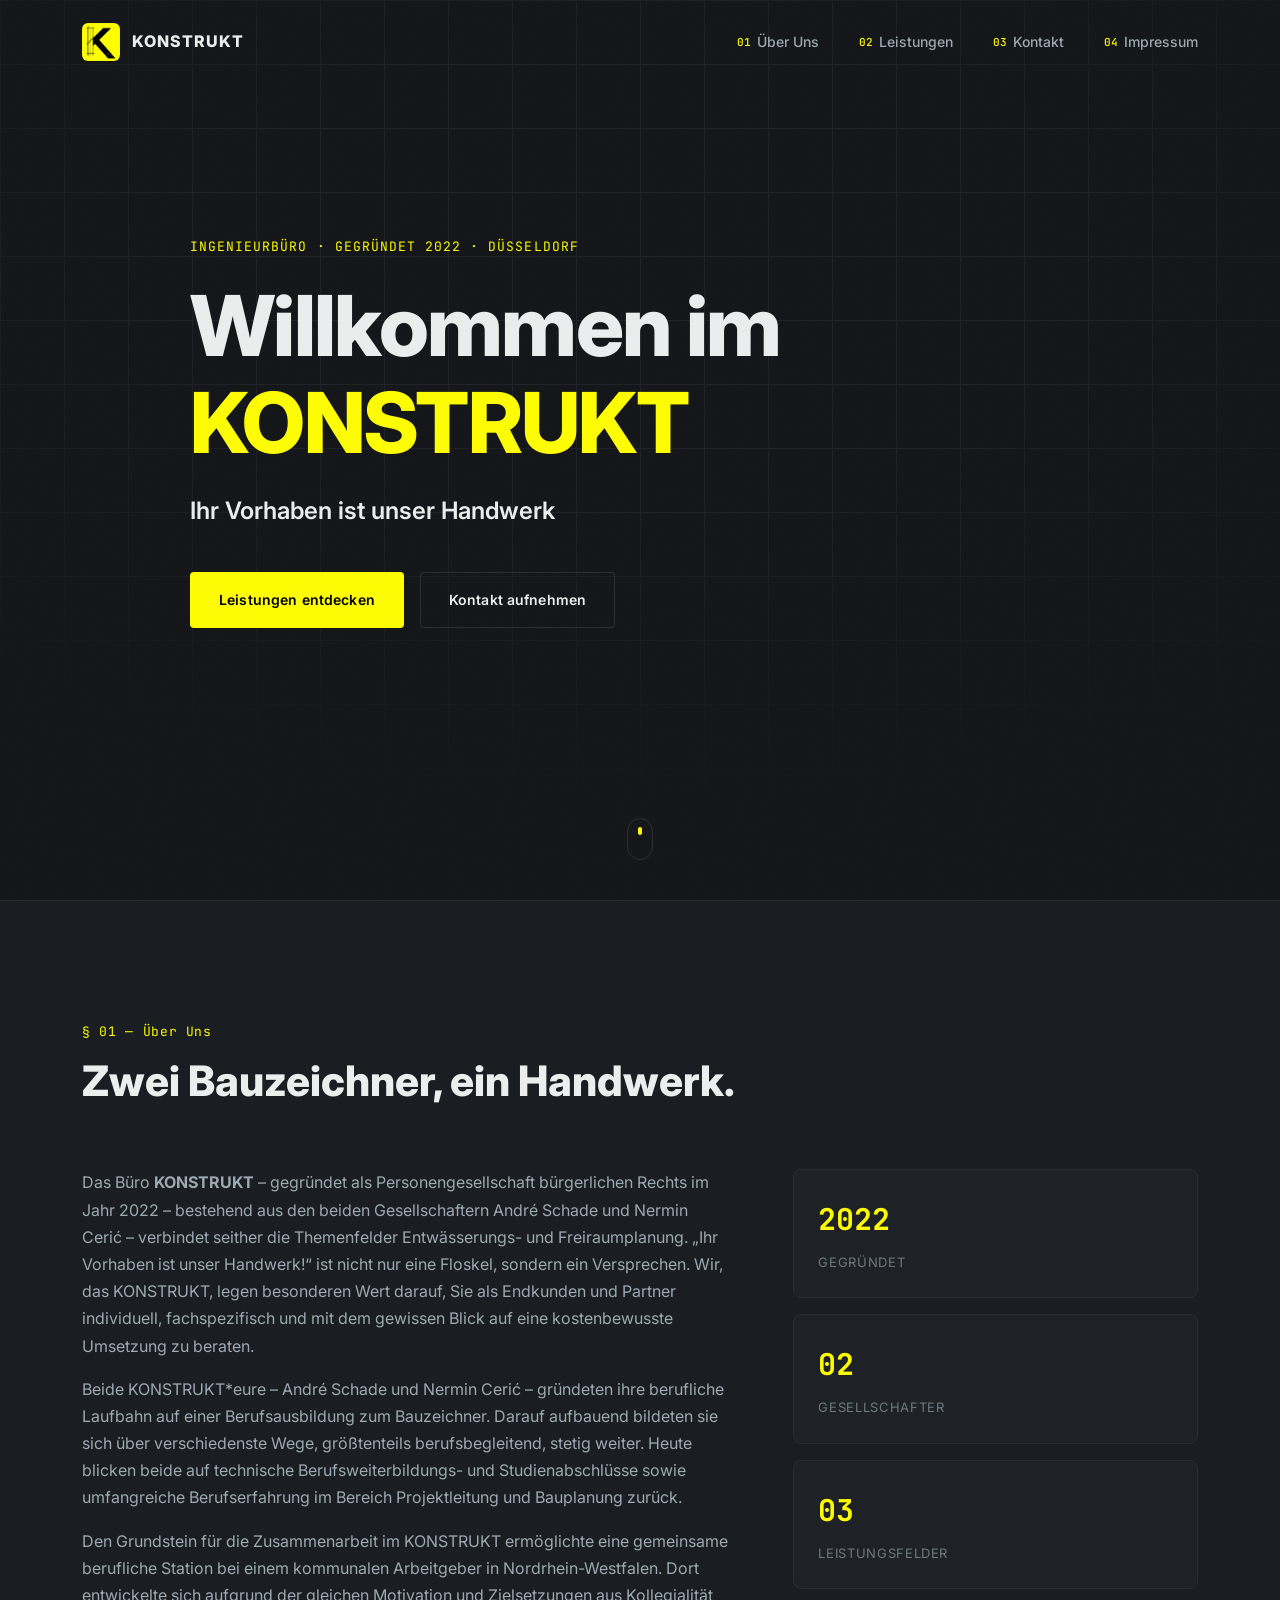
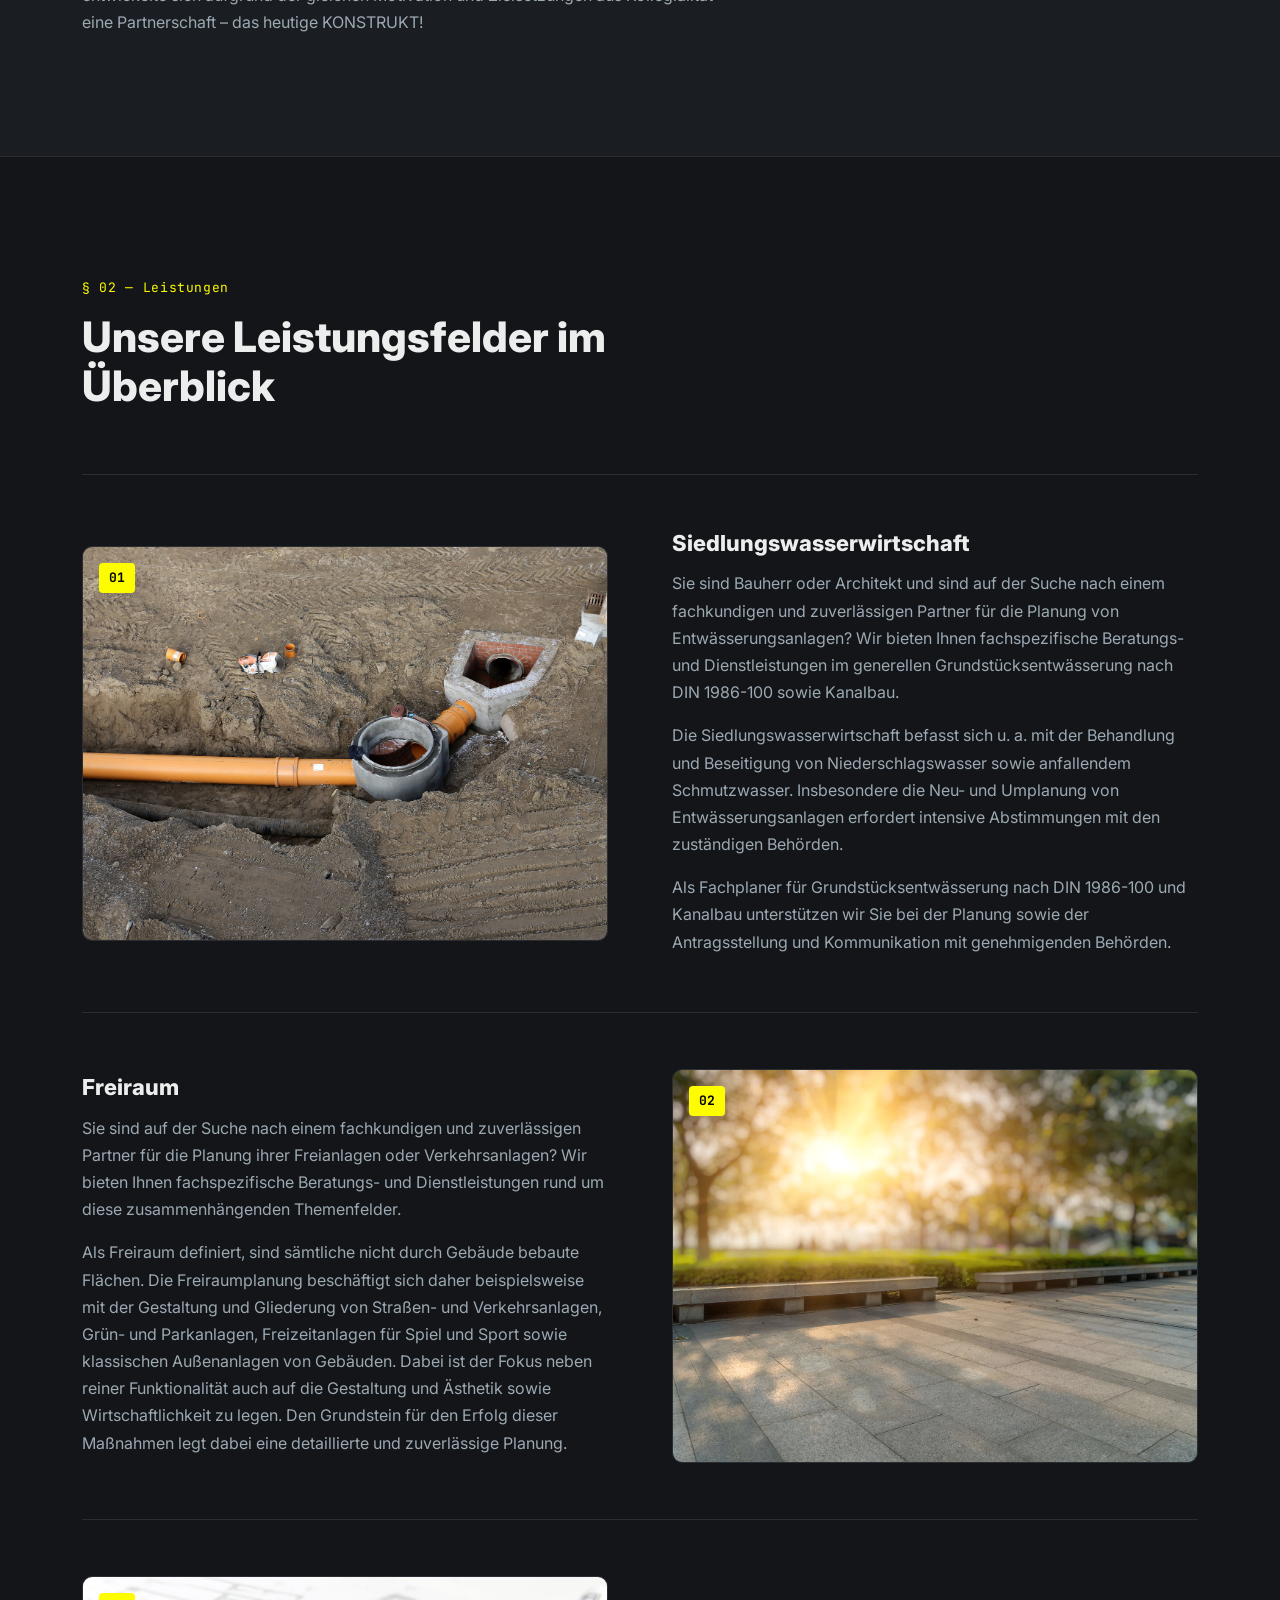
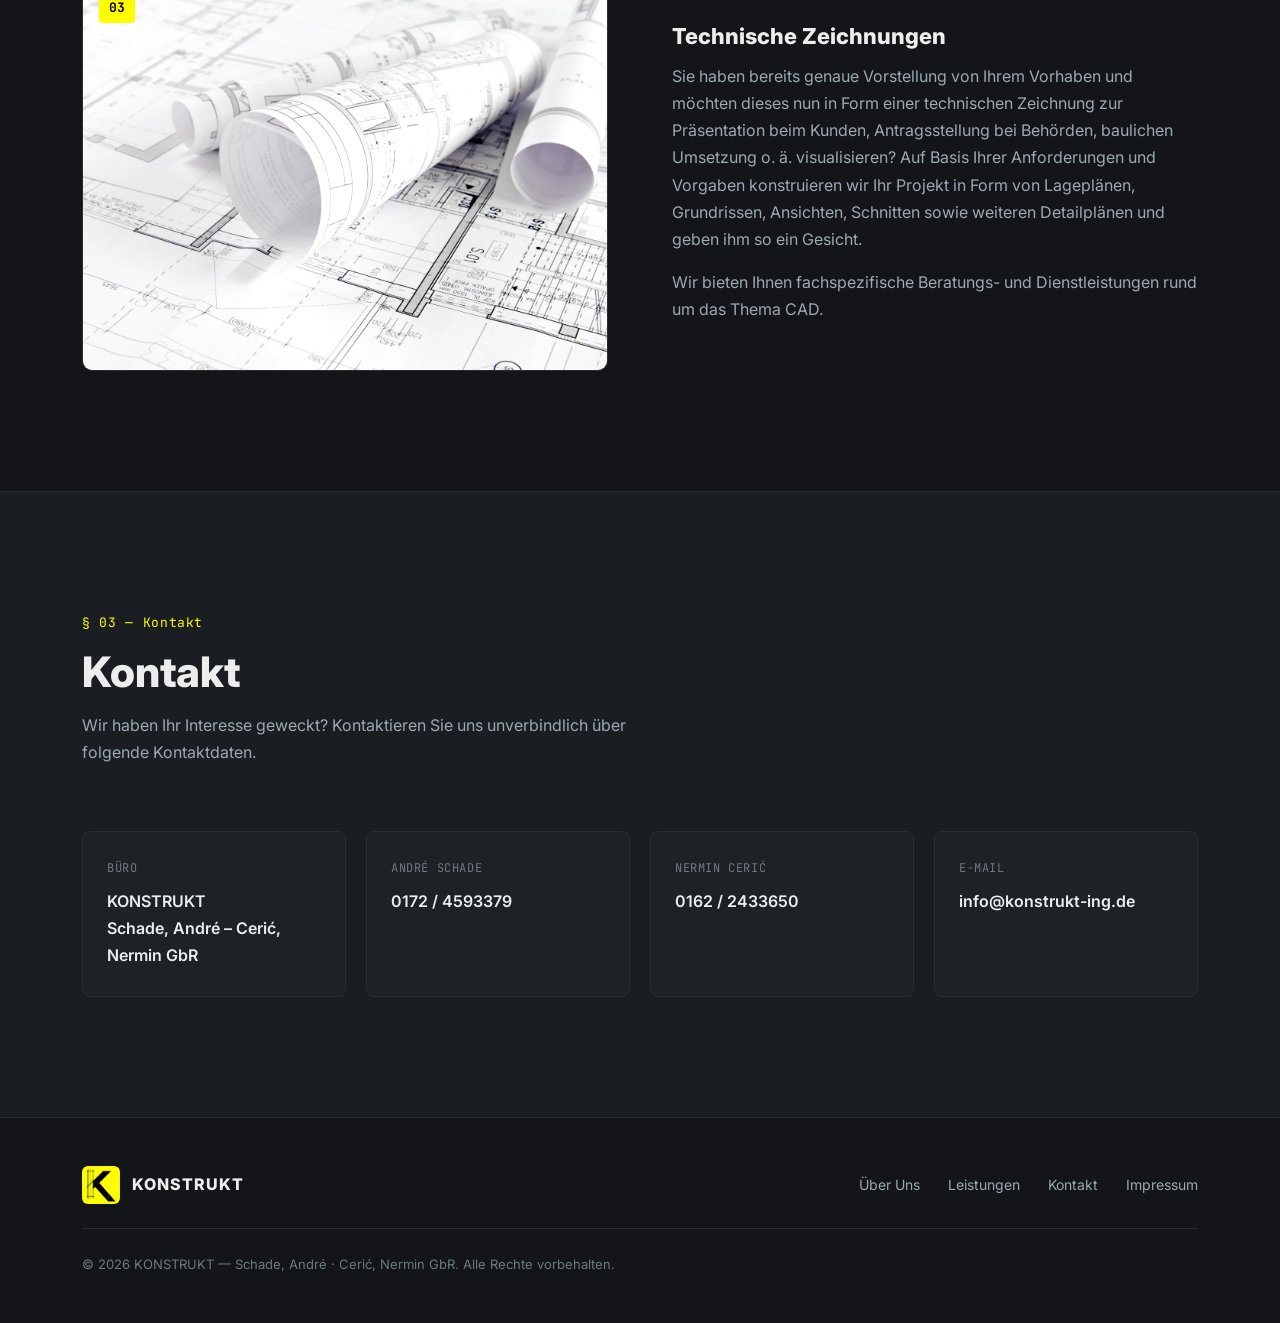
<file: index.html>
<!DOCTYPE html>
<html lang="de">
<head>
<meta charset="UTF-8">
<meta name="viewport" content="width=device-width, initial-scale=1.0">
<title>KONSTRUKT – Ihr Vorhaben ist unser Handwerk</title>
<meta name="description" content="KONSTRUKT – Ingenieurbüro für Siedlungswasserwirtschaft, Freiraumplanung und technische Zeichnungen. André Schade & Nermin Cerić.">
<link rel="icon" type="image/jpeg" href="logo.jpg">
<link rel="preconnect" href="https://fonts.googleapis.com">
<link rel="preconnect" href="https://fonts.gstatic.com" crossorigin>
<link href="https://fonts.googleapis.com/css2?family=Inter:wght@400;500;600;700;800;900&family=JetBrains+Mono:wght@400;500&display=swap" rel="stylesheet">
<link rel="stylesheet" href="style.css">
</head>
<body>

<div class="grain"></div>

<header class="site-header" id="siteHeader">
  <div class="container header-inner">
    <a href="#home" class="brand">
      <img src="logo.jpg" alt="KONSTRUKT Logo" class="brand-logo">
      <span class="brand-name">KONSTRUKT</span>
    </a>

    <nav class="main-nav" id="mainNav">
      <a href="#about" class="nav-link"><span class="nav-index">01</span>Über Uns</a>
      <a href="#leistungen" class="nav-link"><span class="nav-index">02</span>Leistungen</a>
      <a href="#kontakt" class="nav-link"><span class="nav-index">03</span>Kontakt</a>
      <a href="impressum.html" class="nav-link"><span class="nav-index">04</span>Impressum</a>
    </nav>

    <button class="nav-toggle" id="navToggle" aria-label="Menü öffnen" aria-expanded="false">
      <span></span><span></span><span></span>
    </button>
  </div>
</header>

<main>

  <section id="home" class="hero">
    <div class="hero-grid" aria-hidden="true"></div>
    <div class="container hero-inner">
      <p class="eyebrow reveal">Ingenieurbüro · gegründet 2022 · Düsseldorf</p>
      <h1 class="reveal">Willkommen im <span class="accent">KONSTRUKT</span></h1>
      <p class="hero-sub reveal">Ihr Vorhaben ist unser Handwerk</p>
      <div class="hero-actions reveal">
        <a href="#leistungen" class="btn btn-primary">Leistungen entdecken</a>
        <a href="#kontakt" class="btn btn-ghost">Kontakt aufnehmen</a>
      </div>
    </div>
    <a href="#about" class="scroll-cue" aria-label="Nach unten scrollen">
      <span></span>
    </a>
  </section>

  <section id="about" class="about">
    <div class="container">
      <div class="section-head reveal">
        <p class="section-label">§ 01 — Über Uns</p>
        <h2>Zwei Bauzeichner, ein Handwerk.</h2>
      </div>

      <div class="about-grid">
        <div class="about-text reveal">
          <p>Das Büro <strong>KONSTRUKT</strong> – gegründet als Personengesellschaft bürgerlichen Rechts im Jahr 2022 – bestehend aus den beiden Gesellschaftern André Schade und Nermin Cerić – verbindet seither die Themenfelder Entwässerungs- und Freiraumplanung. „Ihr Vorhaben ist unser Handwerk!“ ist nicht nur eine Floskel, sondern ein Versprechen. Wir, das KONSTRUKT, legen besonderen Wert darauf, Sie als Endkunden und Partner individuell, fachspezifisch und mit dem gewissen Blick auf eine kostenbewusste Umsetzung zu beraten.</p>
          <p>Beide KONSTRUKT*eure – André Schade und Nermin Cerić – gründeten ihre berufliche Laufbahn auf einer Berufsausbildung zum Bauzeichner. Darauf aufbauend bildeten sie sich über verschiedenste Wege, größtenteils berufsbegleitend, stetig weiter. Heute blicken beide auf technische Berufsweiterbildungs- und Studienabschlüsse sowie umfangreiche Berufserfahrung im Bereich Projektleitung und Bauplanung zurück.</p>
          <p>Den Grundstein für die Zusammenarbeit im KONSTRUKT ermöglichte eine gemeinsame berufliche Station bei einem kommunalen Arbeitgeber in Nordrhein-Westfalen. Dort entwickelte sich aufgrund der gleichen Motivation und Zielsetzungen aus Kollegialität eine Partnerschaft – das heutige KONSTRUKT!</p>
        </div>

        <div class="about-stats reveal">
          <div class="stat-card">
            <span class="stat-num">2022</span>
            <span class="stat-label">Gegründet</span>
          </div>
          <div class="stat-card">
            <span class="stat-num">02</span>
            <span class="stat-label">Gesellschafter</span>
          </div>
          <div class="stat-card">
            <span class="stat-num">03</span>
            <span class="stat-label">Leistungsfelder</span>
          </div>
        </div>
      </div>
    </div>
  </section>

  <section id="leistungen" class="services">
    <div class="container">
      <div class="section-head reveal">
        <p class="section-label">§ 02 — Leistungen</p>
        <h2>Unsere Leistungsfelder im Überblick</h2>
      </div>

      <article class="service reveal">
        <div class="service-media">
          <img src="entwaesserung.jpg" alt="Entwässerung / Kanalbau">
          <span class="service-index">01</span>
        </div>
        <div class="service-text">
          <h3>Siedlungswasserwirtschaft</h3>
          <p>Sie sind Bauherr oder Architekt und sind auf der Suche nach einem fachkundigen und zuverlässigen Partner für die Planung von Entwässerungsanlagen? Wir bieten Ihnen fachspezifische Beratungs- und Dienstleistungen im generellen Grundstücksentwässerung nach DIN 1986-100 sowie Kanalbau.</p>
          <p>Die Siedlungswasserwirtschaft befasst sich u. a. mit der Behandlung und Beseitigung von Niederschlagswasser sowie anfallendem Schmutzwasser. Insbesondere die Neu- und Umplanung von Entwässerungsanlagen erfordert intensive Abstimmungen mit den zuständigen Behörden.</p>
          <p>Als Fachplaner für Grundstücksentwässerung nach DIN 1986-100 und Kanalbau unterstützen wir Sie bei der Planung sowie der Antragsstellung und Kommunikation mit genehmigenden Behörden.</p>
        </div>
      </article>

      <article class="service service-alt reveal">
        <div class="service-media">
          <img src="freianlagen.jpg" alt="Freiraumplanung">
          <span class="service-index">02</span>
        </div>
        <div class="service-text">
          <h3>Freiraum</h3>
          <p>Sie sind auf der Suche nach einem fachkundigen und zuverlässigen Partner für die Planung ihrer Freianlagen oder Verkehrsanlagen? Wir bieten Ihnen fachspezifische Beratungs- und Dienstleistungen rund um diese zusammenhängenden Themenfelder.</p>
          <p>Als Freiraum definiert, sind sämtliche nicht durch Gebäude bebaute Flächen. Die Freiraumplanung beschäftigt sich daher beispielsweise mit der Gestaltung und Gliederung von Straßen- und Verkehrsanlagen, Grün- und Parkanlagen, Freizeitanlagen für Spiel und Sport sowie klassischen Außenanlagen von Gebäuden. Dabei ist der Fokus neben reiner Funktionalität auch auf die Gestaltung und Ästhetik sowie Wirtschaftlichkeit zu legen. Den Grundstein für den Erfolg dieser Maßnahmen legt dabei eine detaillierte und zuverlässige Planung.</p>
        </div>
      </article>

      <article class="service reveal">
        <div class="service-media">
          <img src="technische_zeichnungen.jpg" alt="Technische Zeichnungen">
          <span class="service-index">03</span>
        </div>
        <div class="service-text">
          <h3>Technische Zeichnungen</h3>
          <p>Sie haben bereits genaue Vorstellung von Ihrem Vorhaben und möchten dieses nun in Form einer technischen Zeichnung zur Präsentation beim Kunden, Antragsstellung bei Behörden, baulichen Umsetzung o. ä. visualisieren? Auf Basis Ihrer Anforderungen und Vorgaben konstruieren wir Ihr Projekt in Form von Lageplänen, Grundrissen, Ansichten, Schnitten sowie weiteren Detailplänen und geben ihm so ein Gesicht.</p>
          <p>Wir bieten Ihnen fachspezifische Beratungs- und Dienstleistungen rund um das Thema CAD.</p>
        </div>
      </article>
    </div>
  </section>

  <section id="kontakt" class="contact">
    <div class="container">
      <div class="section-head reveal">
        <p class="section-label">§ 03 — Kontakt</p>
        <h2>Kontakt</h2>
        <p class="contact-intro">Wir haben Ihr Interesse geweckt? Kontaktieren Sie uns unverbindlich über folgende Kontaktdaten.</p>
      </div>

      <div class="contact-grid reveal">
        <div class="contact-card">
          <span class="contact-label">Büro</span>
          <p class="contact-value">KONSTRUKT<br>Schade, André – Cerić, Nermin GbR</p>
        </div>
        <div class="contact-card">
          <span class="contact-label">André Schade</span>
          <a class="contact-value contact-link" href="tel:+491724593379">0172 / 4593379</a>
        </div>
        <div class="contact-card">
          <span class="contact-label">Nermin Cerić</span>
          <a class="contact-value contact-link" href="tel:+491622433650">0162 / 2433650</a>
        </div>
        <div class="contact-card">
          <span class="contact-label">E-Mail</span>
          <a class="contact-value contact-link" href="mailto:info@konstrukt-ing.de">info@konstrukt-ing.de</a>
        </div>
      </div>
    </div>
  </section>

</main>

<footer class="site-footer">
  <div class="container footer-inner">
    <a href="#home" class="brand">
      <img src="logo.jpg" alt="KONSTRUKT Logo" class="brand-logo">
      <span class="brand-name">KONSTRUKT</span>
    </a>
    <nav class="footer-nav">
      <a href="#about">Über Uns</a>
      <a href="#leistungen">Leistungen</a>
      <a href="#kontakt">Kontakt</a>
      <a href="impressum.html">Impressum</a>
    </nav>
    <p class="footer-legal">© 2026 KONSTRUKT — Schade, André · Cerić, Nermin GbR. Alle Rechte vorbehalten.</p>
  </div>
</footer>

<script src="main.js"></script>
</body>
</html>
</file>
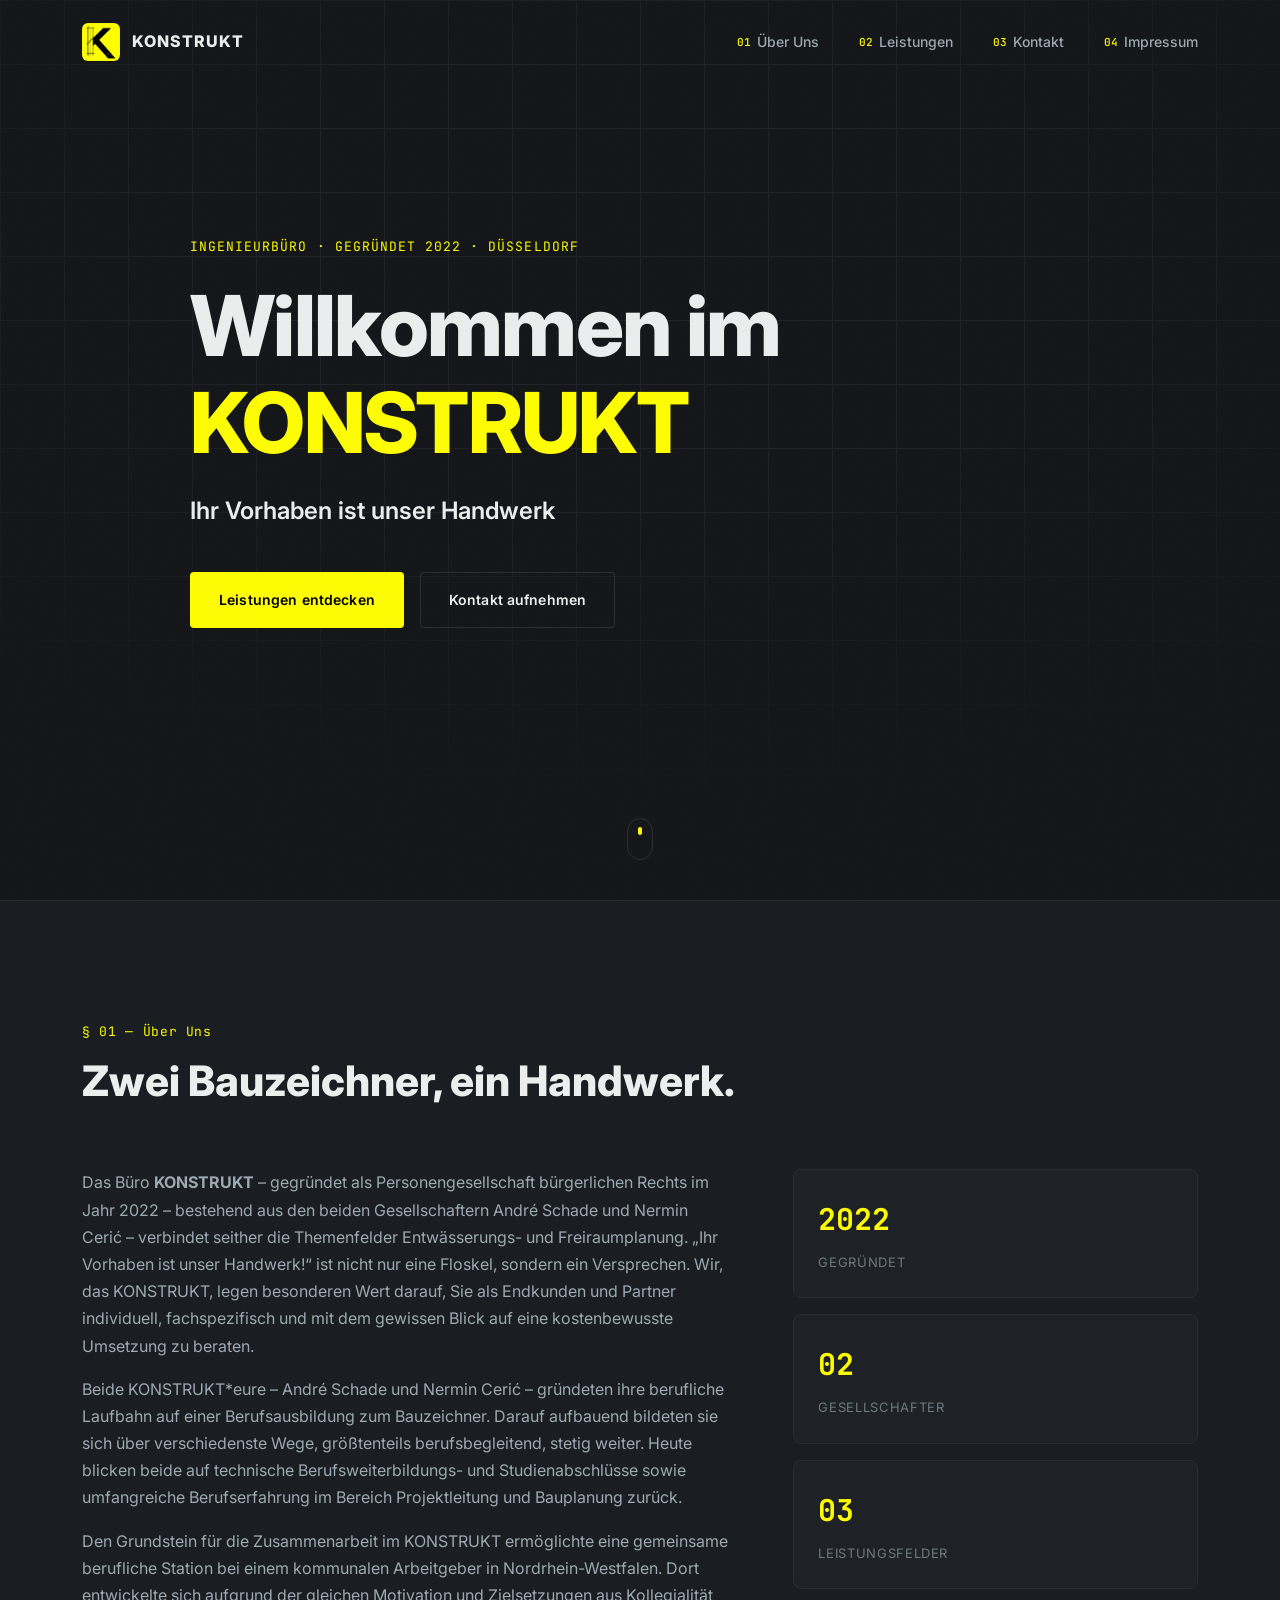
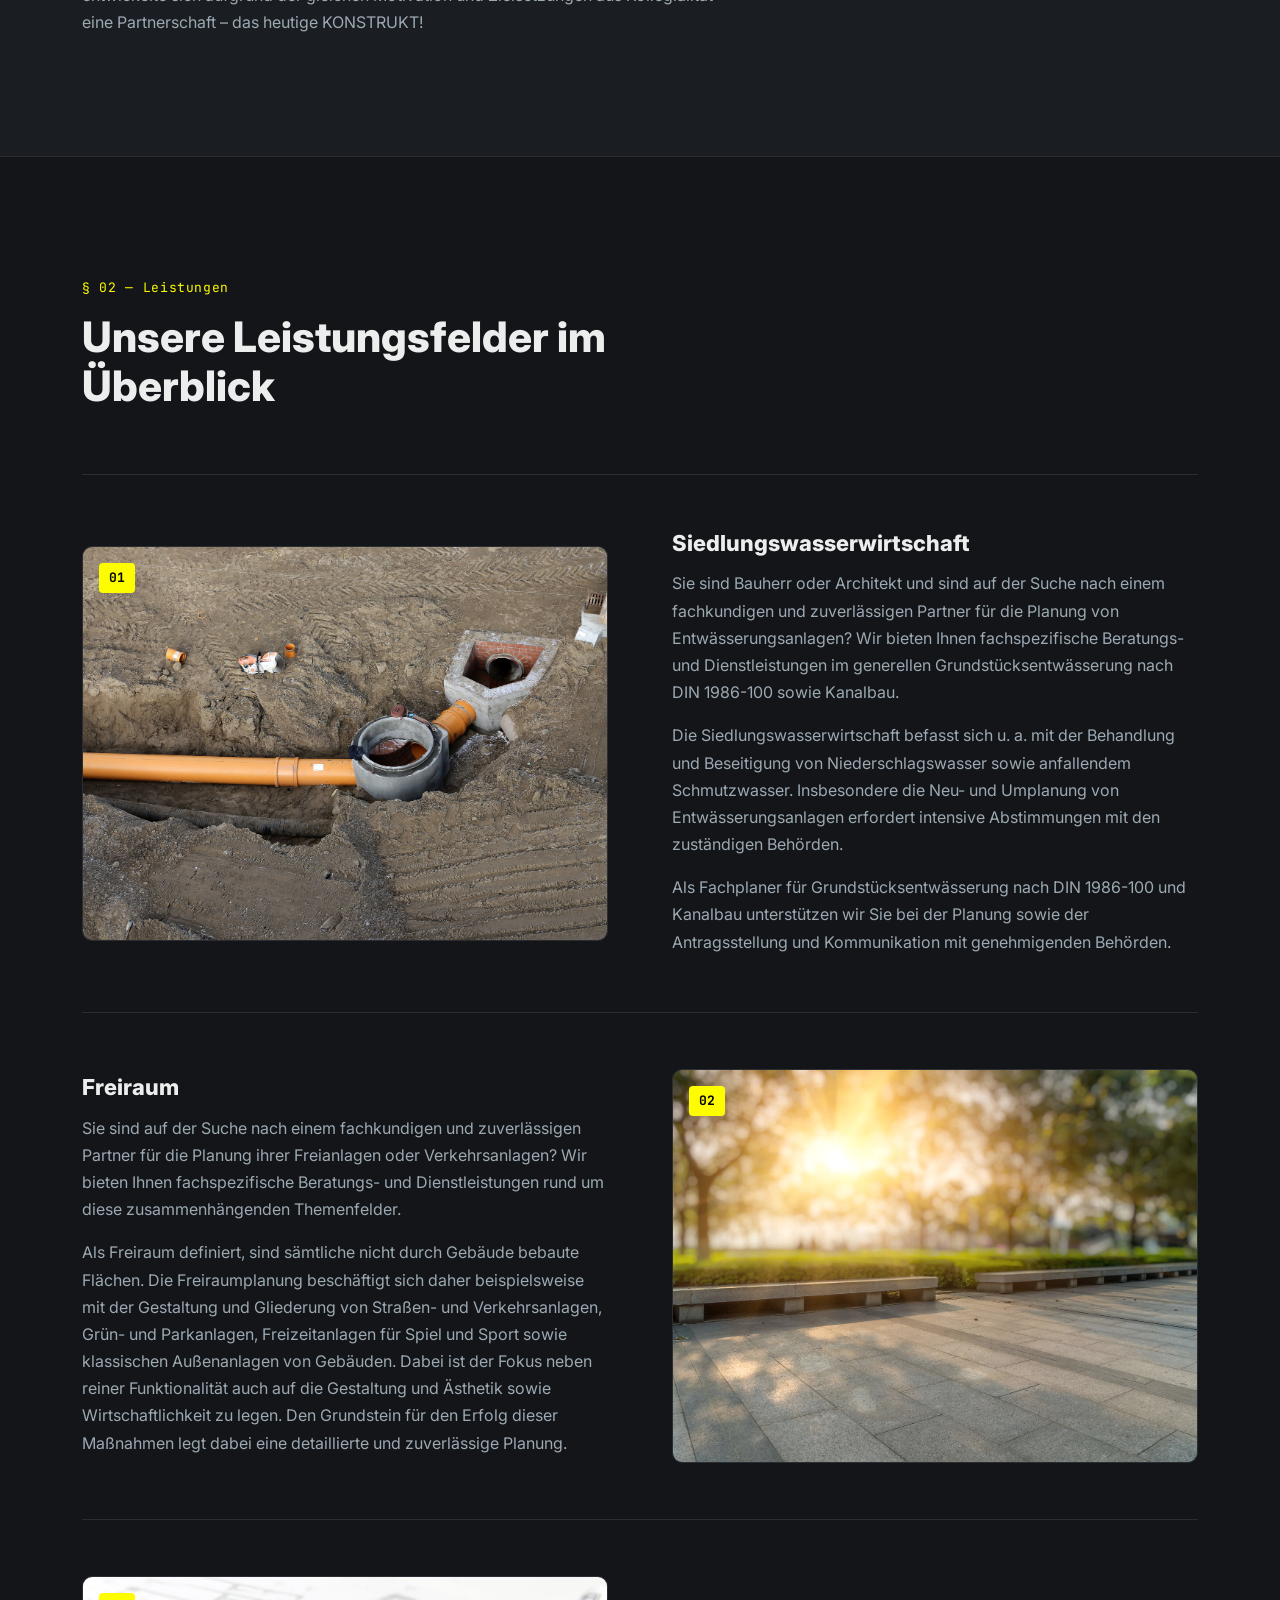
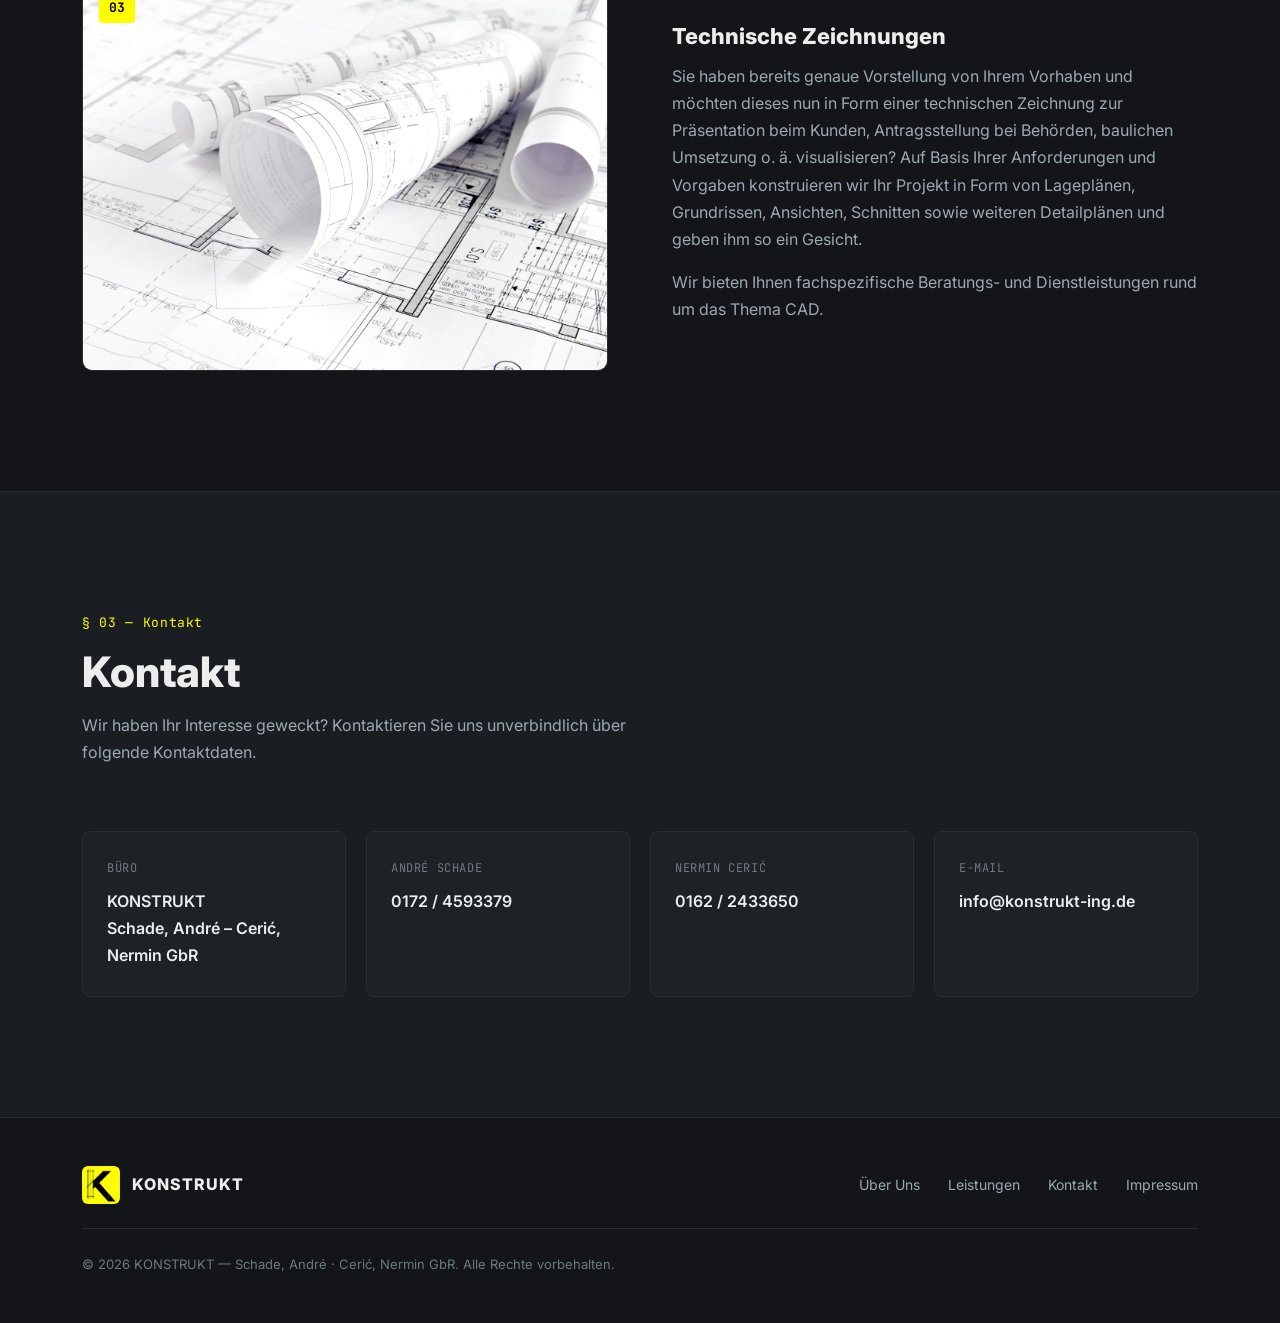
<file: konstrukt-webseite/index.html>
<!DOCTYPE html>
<html lang="de">
<head>
<meta charset="UTF-8">
<meta name="viewport" content="width=device-width, initial-scale=1.0">
<title>KONSTRUKT – Ihr Vorhaben ist unser Handwerk</title>
<meta name="description" content="KONSTRUKT – Ingenieurbüro für Siedlungswasserwirtschaft, Freiraumplanung und technische Zeichnungen. André Schade & Nermin Cerić.">
<link rel="icon" type="image/jpeg" href="images/logo.jpg">
<link rel="preconnect" href="https://fonts.googleapis.com">
<link rel="preconnect" href="https://fonts.gstatic.com" crossorigin>
<link href="https://fonts.googleapis.com/css2?family=Inter:wght@400;500;600;700;800;900&family=JetBrains+Mono:wght@400;500&display=swap" rel="stylesheet">
<link rel="stylesheet" href="css/style.css">
</head>
<body>

<div class="grain"></div>

<header class="site-header" id="siteHeader">
  <div class="container header-inner">
    <a href="#home" class="brand">
      <img src="images/logo.jpg" alt="KONSTRUKT Logo" class="brand-logo">
      <span class="brand-name">KONSTRUKT</span>
    </a>

    <nav class="main-nav" id="mainNav">
      <a href="#about" class="nav-link"><span class="nav-index">01</span>Über Uns</a>
      <a href="#leistungen" class="nav-link"><span class="nav-index">02</span>Leistungen</a>
      <a href="#kontakt" class="nav-link"><span class="nav-index">03</span>Kontakt</a>
      <a href="impressum.html" class="nav-link"><span class="nav-index">04</span>Impressum</a>
    </nav>

    <button class="nav-toggle" id="navToggle" aria-label="Menü öffnen" aria-expanded="false">
      <span></span><span></span><span></span>
    </button>
  </div>
</header>

<main>

  <section id="home" class="hero">
    <div class="hero-grid" aria-hidden="true"></div>
    <div class="container hero-inner">
      <p class="eyebrow reveal">Ingenieurbüro · gegründet 2022 · Düsseldorf</p>
      <h1 class="reveal">Willkommen im <span class="accent">KONSTRUKT</span></h1>
      <p class="hero-sub reveal">Ihr Vorhaben ist unser Handwerk</p>
      <div class="hero-actions reveal">
        <a href="#leistungen" class="btn btn-primary">Leistungen entdecken</a>
        <a href="#kontakt" class="btn btn-ghost">Kontakt aufnehmen</a>
      </div>
    </div>
    <a href="#about" class="scroll-cue" aria-label="Nach unten scrollen">
      <span></span>
    </a>
  </section>

  <section id="about" class="about">
    <div class="container">
      <div class="section-head reveal">
        <p class="section-label">§ 01 — Über Uns</p>
        <h2>Zwei Bauzeichner, ein Handwerk.</h2>
      </div>

      <div class="about-grid">
        <div class="about-text reveal">
          <p>Das Büro <strong>KONSTRUKT</strong> – gegründet als Personengesellschaft bürgerlichen Rechts im Jahr 2022 – bestehend aus den beiden Gesellschaftern André Schade und Nermin Cerić – verbindet seither die Themenfelder Entwässerungs- und Freiraumplanung. „Ihr Vorhaben ist unser Handwerk!“ ist nicht nur eine Floskel, sondern ein Versprechen. Wir, das KONSTRUKT, legen besonderen Wert darauf, Sie als Endkunden und Partner individuell, fachspezifisch und mit dem gewissen Blick auf eine kostenbewusste Umsetzung zu beraten.</p>
          <p>Beide KONSTRUKT*eure – André Schade und Nermin Cerić – gründeten ihre berufliche Laufbahn auf einer Berufsausbildung zum Bauzeichner. Darauf aufbauend bildeten sie sich über verschiedenste Wege, größtenteils berufsbegleitend, stetig weiter. Heute blicken beide auf technische Berufsweiterbildungs- und Studienabschlüsse sowie umfangreiche Berufserfahrung im Bereich Projektleitung und Bauplanung zurück.</p>
          <p>Den Grundstein für die Zusammenarbeit im KONSTRUKT ermöglichte eine gemeinsame berufliche Station bei einem kommunalen Arbeitgeber in Nordrhein-Westfalen. Dort entwickelte sich aufgrund der gleichen Motivation und Zielsetzungen aus Kollegialität eine Partnerschaft – das heutige KONSTRUKT!</p>
        </div>

        <div class="about-stats reveal">
          <div class="stat-card">
            <span class="stat-num">2022</span>
            <span class="stat-label">Gegründet</span>
          </div>
          <div class="stat-card">
            <span class="stat-num">02</span>
            <span class="stat-label">Gesellschafter</span>
          </div>
          <div class="stat-card">
            <span class="stat-num">03</span>
            <span class="stat-label">Leistungsfelder</span>
          </div>
        </div>
      </div>
    </div>
  </section>

  <section id="leistungen" class="services">
    <div class="container">
      <div class="section-head reveal">
        <p class="section-label">§ 02 — Leistungen</p>
        <h2>Unsere Leistungsfelder im Überblick</h2>
      </div>

      <article class="service reveal">
        <div class="service-media">
          <img src="images/entwaesserung.jpg" alt="Entwässerung / Kanalbau">
          <span class="service-index">01</span>
        </div>
        <div class="service-text">
          <h3>Siedlungswasserwirtschaft</h3>
          <p>Sie sind Bauherr oder Architekt und sind auf der Suche nach einem fachkundigen und zuverlässigen Partner für die Planung von Entwässerungsanlagen? Wir bieten Ihnen fachspezifische Beratungs- und Dienstleistungen im generellen Grundstücksentwässerung nach DIN 1986-100 sowie Kanalbau.</p>
          <p>Die Siedlungswasserwirtschaft befasst sich u. a. mit der Behandlung und Beseitigung von Niederschlagswasser sowie anfallendem Schmutzwasser. Insbesondere die Neu- und Umplanung von Entwässerungsanlagen erfordert intensive Abstimmungen mit den zuständigen Behörden.</p>
          <p>Als Fachplaner für Grundstücksentwässerung nach DIN 1986-100 und Kanalbau unterstützen wir Sie bei der Planung sowie der Antragsstellung und Kommunikation mit genehmigenden Behörden.</p>
        </div>
      </article>

      <article class="service service-alt reveal">
        <div class="service-media">
          <img src="images/freianlagen.jpg" alt="Freiraumplanung">
          <span class="service-index">02</span>
        </div>
        <div class="service-text">
          <h3>Freiraum</h3>
          <p>Sie sind auf der Suche nach einem fachkundigen und zuverlässigen Partner für die Planung ihrer Freianlagen oder Verkehrsanlagen? Wir bieten Ihnen fachspezifische Beratungs- und Dienstleistungen rund um diese zusammenhängenden Themenfelder.</p>
          <p>Als Freiraum definiert, sind sämtliche nicht durch Gebäude bebaute Flächen. Die Freiraumplanung beschäftigt sich daher beispielsweise mit der Gestaltung und Gliederung von Straßen- und Verkehrsanlagen, Grün- und Parkanlagen, Freizeitanlagen für Spiel und Sport sowie klassischen Außenanlagen von Gebäuden. Dabei ist der Fokus neben reiner Funktionalität auch auf die Gestaltung und Ästhetik sowie Wirtschaftlichkeit zu legen. Den Grundstein für den Erfolg dieser Maßnahmen legt dabei eine detaillierte und zuverlässige Planung.</p>
        </div>
      </article>

      <article class="service reveal">
        <div class="service-media">
          <img src="images/technische_zeichnungen.jpg" alt="Technische Zeichnungen">
          <span class="service-index">03</span>
        </div>
        <div class="service-text">
          <h3>Technische Zeichnungen</h3>
          <p>Sie haben bereits genaue Vorstellung von Ihrem Vorhaben und möchten dieses nun in Form einer technischen Zeichnung zur Präsentation beim Kunden, Antragsstellung bei Behörden, baulichen Umsetzung o. ä. visualisieren? Auf Basis Ihrer Anforderungen und Vorgaben konstruieren wir Ihr Projekt in Form von Lageplänen, Grundrissen, Ansichten, Schnitten sowie weiteren Detailplänen und geben ihm so ein Gesicht.</p>
          <p>Wir bieten Ihnen fachspezifische Beratungs- und Dienstleistungen rund um das Thema CAD.</p>
        </div>
      </article>
    </div>
  </section>

  <section id="kontakt" class="contact">
    <div class="container">
      <div class="section-head reveal">
        <p class="section-label">§ 03 — Kontakt</p>
        <h2>Kontakt</h2>
        <p class="contact-intro">Wir haben Ihr Interesse geweckt? Kontaktieren Sie uns unverbindlich über folgende Kontaktdaten.</p>
      </div>

      <div class="contact-grid reveal">
        <div class="contact-card">
          <span class="contact-label">Büro</span>
          <p class="contact-value">KONSTRUKT<br>Schade, André – Cerić, Nermin GbR</p>
        </div>
        <div class="contact-card">
          <span class="contact-label">André Schade</span>
          <a class="contact-value contact-link" href="tel:+491724593379">0172 / 4593379</a>
        </div>
        <div class="contact-card">
          <span class="contact-label">Nermin Cerić</span>
          <a class="contact-value contact-link" href="tel:+491622433650">0162 / 2433650</a>
        </div>
        <div class="contact-card">
          <span class="contact-label">E-Mail</span>
          <a class="contact-value contact-link" href="mailto:info@konstrukt-ing.de">info@konstrukt-ing.de</a>
        </div>
      </div>
    </div>
  </section>

</main>

<footer class="site-footer">
  <div class="container footer-inner">
    <a href="#home" class="brand">
      <img src="images/logo.jpg" alt="KONSTRUKT Logo" class="brand-logo">
      <span class="brand-name">KONSTRUKT</span>
    </a>
    <nav class="footer-nav">
      <a href="#about">Über Uns</a>
      <a href="#leistungen">Leistungen</a>
      <a href="#kontakt">Kontakt</a>
      <a href="impressum.html">Impressum</a>
    </nav>
    <p class="footer-legal">© 2026 KONSTRUKT — Schade, André · Cerić, Nermin GbR. Alle Rechte vorbehalten.</p>
  </div>
</footer>

<script src="js/main.js"></script>
</body>
</html>
</file>
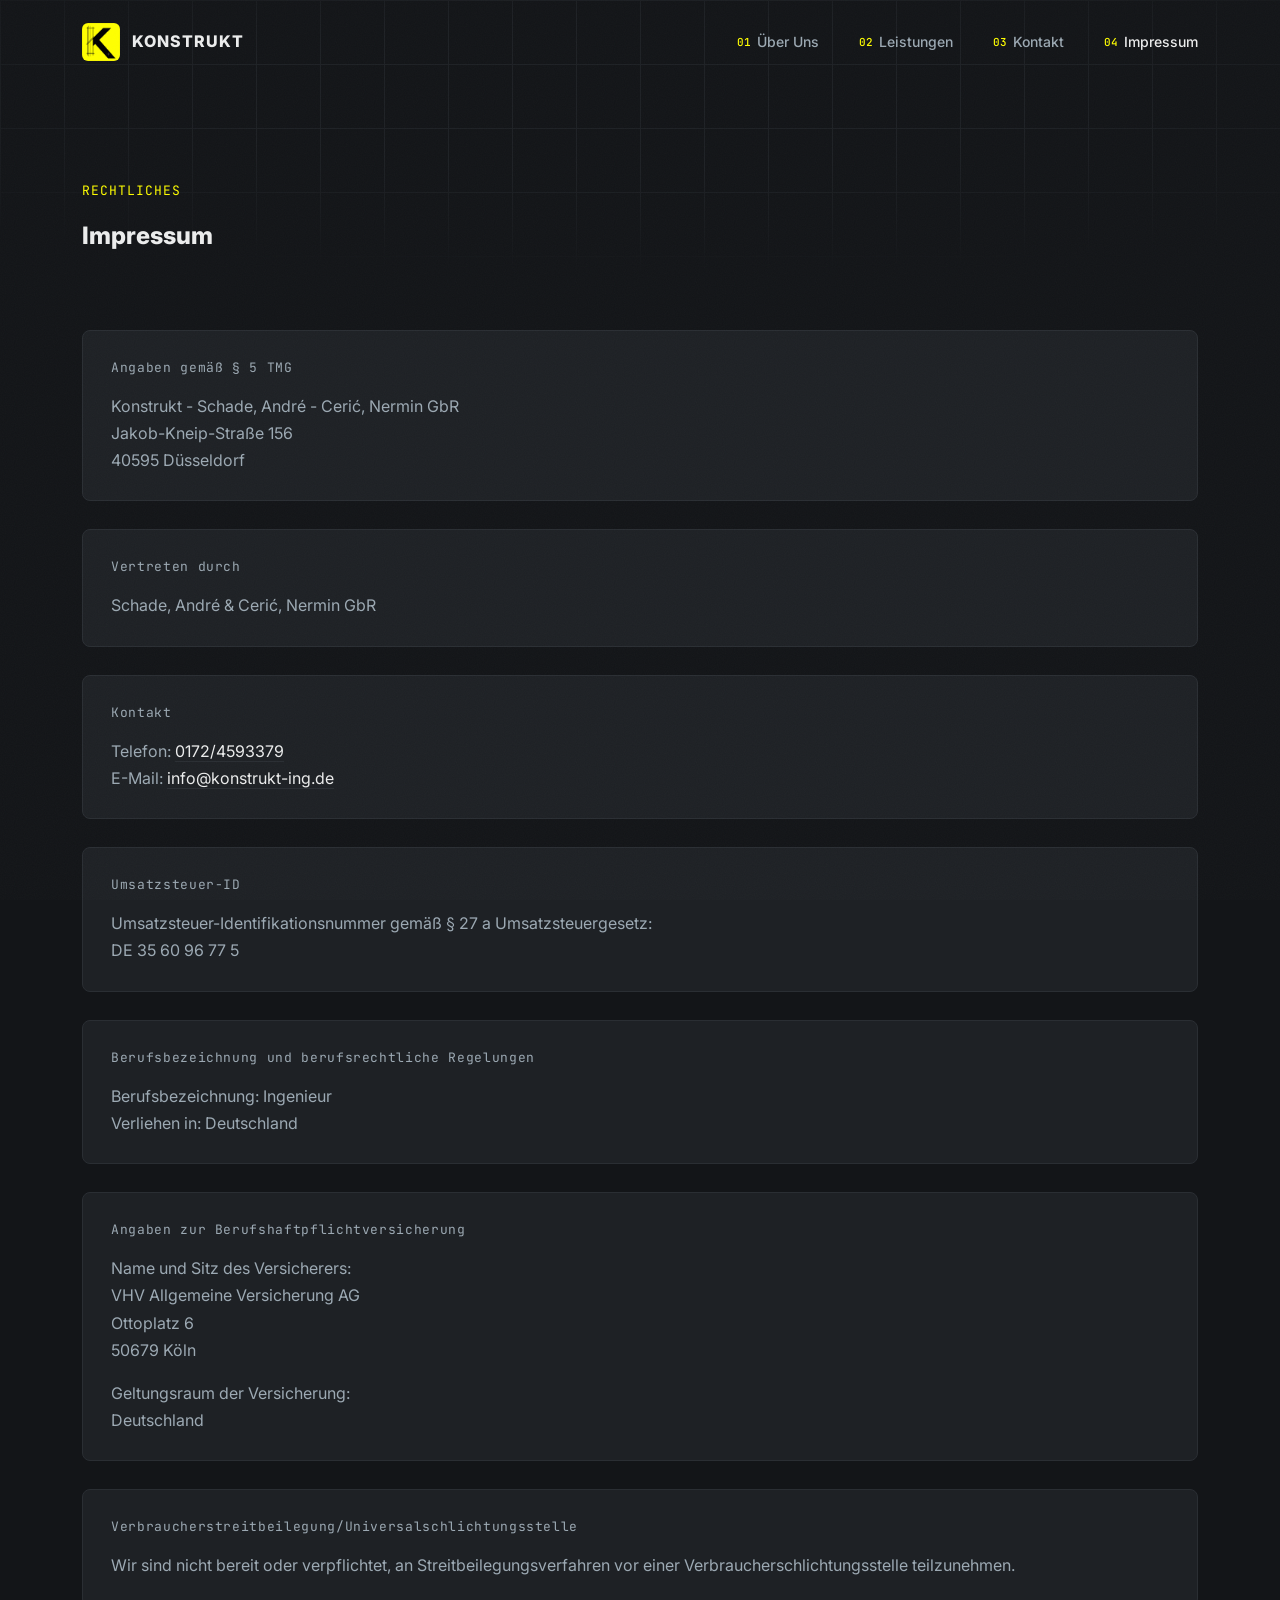
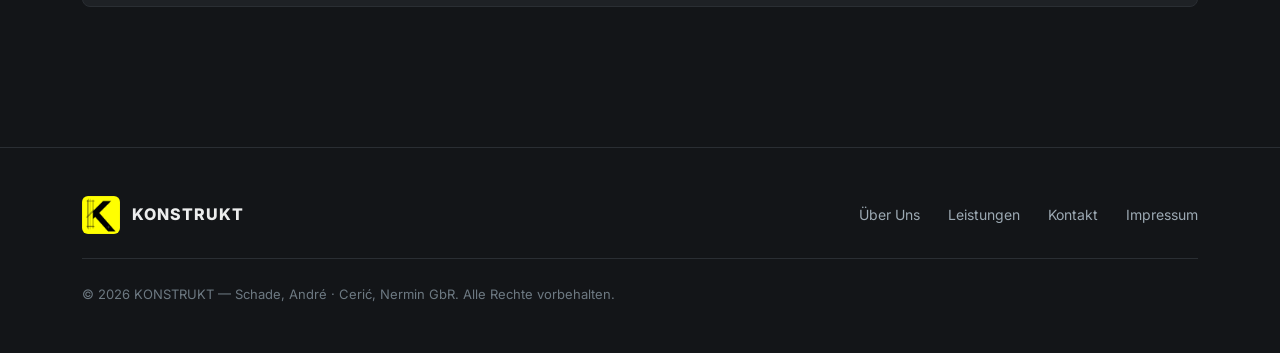
<file: impressum.html>
<!DOCTYPE html>
<html lang="de">
<head>
<meta charset="UTF-8">
<meta name="viewport" content="width=device-width, initial-scale=1.0">
<title>Impressum – KONSTRUKT</title>
<meta name="robots" content="noindex">
<link rel="icon" type="image/jpeg" href="logo.jpg">
<link rel="preconnect" href="https://fonts.googleapis.com">
<link rel="preconnect" href="https://fonts.gstatic.com" crossorigin>
<link href="https://fonts.googleapis.com/css2?family=Inter:wght@400;500;600;700;800;900&family=JetBrains+Mono:wght@400;500&display=swap" rel="stylesheet">
<link rel="stylesheet" href="style.css">
</head>
<body>

<div class="grain"></div>

<header class="site-header" id="siteHeader">
  <div class="container header-inner">
    <a href="index.html" class="brand">
      <img src="logo.jpg" alt="KONSTRUKT Logo" class="brand-logo">
      <span class="brand-name">KONSTRUKT</span>
    </a>

    <nav class="main-nav" id="mainNav">
      <a href="index.html#about" class="nav-link"><span class="nav-index">01</span>Über Uns</a>
      <a href="index.html#leistungen" class="nav-link"><span class="nav-index">02</span>Leistungen</a>
      <a href="index.html#kontakt" class="nav-link"><span class="nav-index">03</span>Kontakt</a>
      <a href="impressum.html" class="nav-link is-active"><span class="nav-index">04</span>Impressum</a>
    </nav>

    <button class="nav-toggle" id="navToggle" aria-label="Menü öffnen" aria-expanded="false">
      <span></span><span></span><span></span>
    </button>
  </div>
</header>

<main>
  <section class="legal-hero">
    <div class="hero-grid" aria-hidden="true"></div>
    <div class="container">
      <p class="eyebrow reveal">Rechtliches</p>
      <h1 class="reveal">Impressum</h1>
    </div>
  </section>

  <section class="legal">
    <div class="container legal-content">

      <div class="legal-block reveal">
        <p class="section-label">Angaben gemäß § 5 TMG</p>
        <p>Konstrukt - Schade, André - Cerić, Nermin GbR<br>
        Jakob-Kneip-Straße 156<br>
        40595 Düsseldorf</p>
      </div>

      <div class="legal-block reveal">
        <p class="section-label">Vertreten durch</p>
        <p>Schade, André &amp; Cerić, Nermin GbR</p>
      </div>

      <div class="legal-block reveal">
        <p class="section-label">Kontakt</p>
        <p>Telefon: <a class="inline-link" href="tel:+491724593379">0172/4593379</a><br>
        E-Mail: <a class="inline-link" href="mailto:info@konstrukt-ing.de">info@konstrukt-ing.de</a></p>
      </div>

      <div class="legal-block reveal">
        <p class="section-label">Umsatzsteuer-ID</p>
        <p>Umsatzsteuer-Identifikationsnummer gemäß § 27 a Umsatzsteuergesetz:<br>DE 35 60 96 77 5</p>
      </div>

      <div class="legal-block reveal">
        <p class="section-label">Berufsbezeichnung und berufsrechtliche Regelungen</p>
        <p>Berufsbezeichnung: Ingenieur<br>
        Verliehen in: Deutschland</p>
      </div>

      <div class="legal-block reveal">
        <p class="section-label">Angaben zur Berufshaftpflichtversicherung</p>
        <p>Name und Sitz des Versicherers:<br>
        VHV Allgemeine Versicherung AG<br>
        Ottoplatz 6<br>
        50679 Köln</p>
        <p>Geltungsraum der Versicherung:<br>
        Deutschland</p>
      </div>

      <div class="legal-block reveal">
        <p class="section-label">Verbraucherstreitbeilegung/Universalschlichtungsstelle</p>
        <p>Wir sind nicht bereit oder verpflichtet, an Streitbeilegungsverfahren vor einer Verbraucherschlichtungsstelle teilzunehmen.</p>
      </div>

    </div>
  </section>
</main>

<footer class="site-footer">
  <div class="container footer-inner">
    <a href="index.html" class="brand">
      <img src="logo.jpg" alt="KONSTRUKT Logo" class="brand-logo">
      <span class="brand-name">KONSTRUKT</span>
    </a>
    <nav class="footer-nav">
      <a href="index.html#about">Über Uns</a>
      <a href="index.html#leistungen">Leistungen</a>
      <a href="index.html#kontakt">Kontakt</a>
      <a href="impressum.html">Impressum</a>
    </nav>
    <p class="footer-legal">© 2026 KONSTRUKT — Schade, André · Cerić, Nermin GbR. Alle Rechte vorbehalten.</p>
  </div>
</footer>

<script src="main.js"></script>
</body>
</html>
</file>
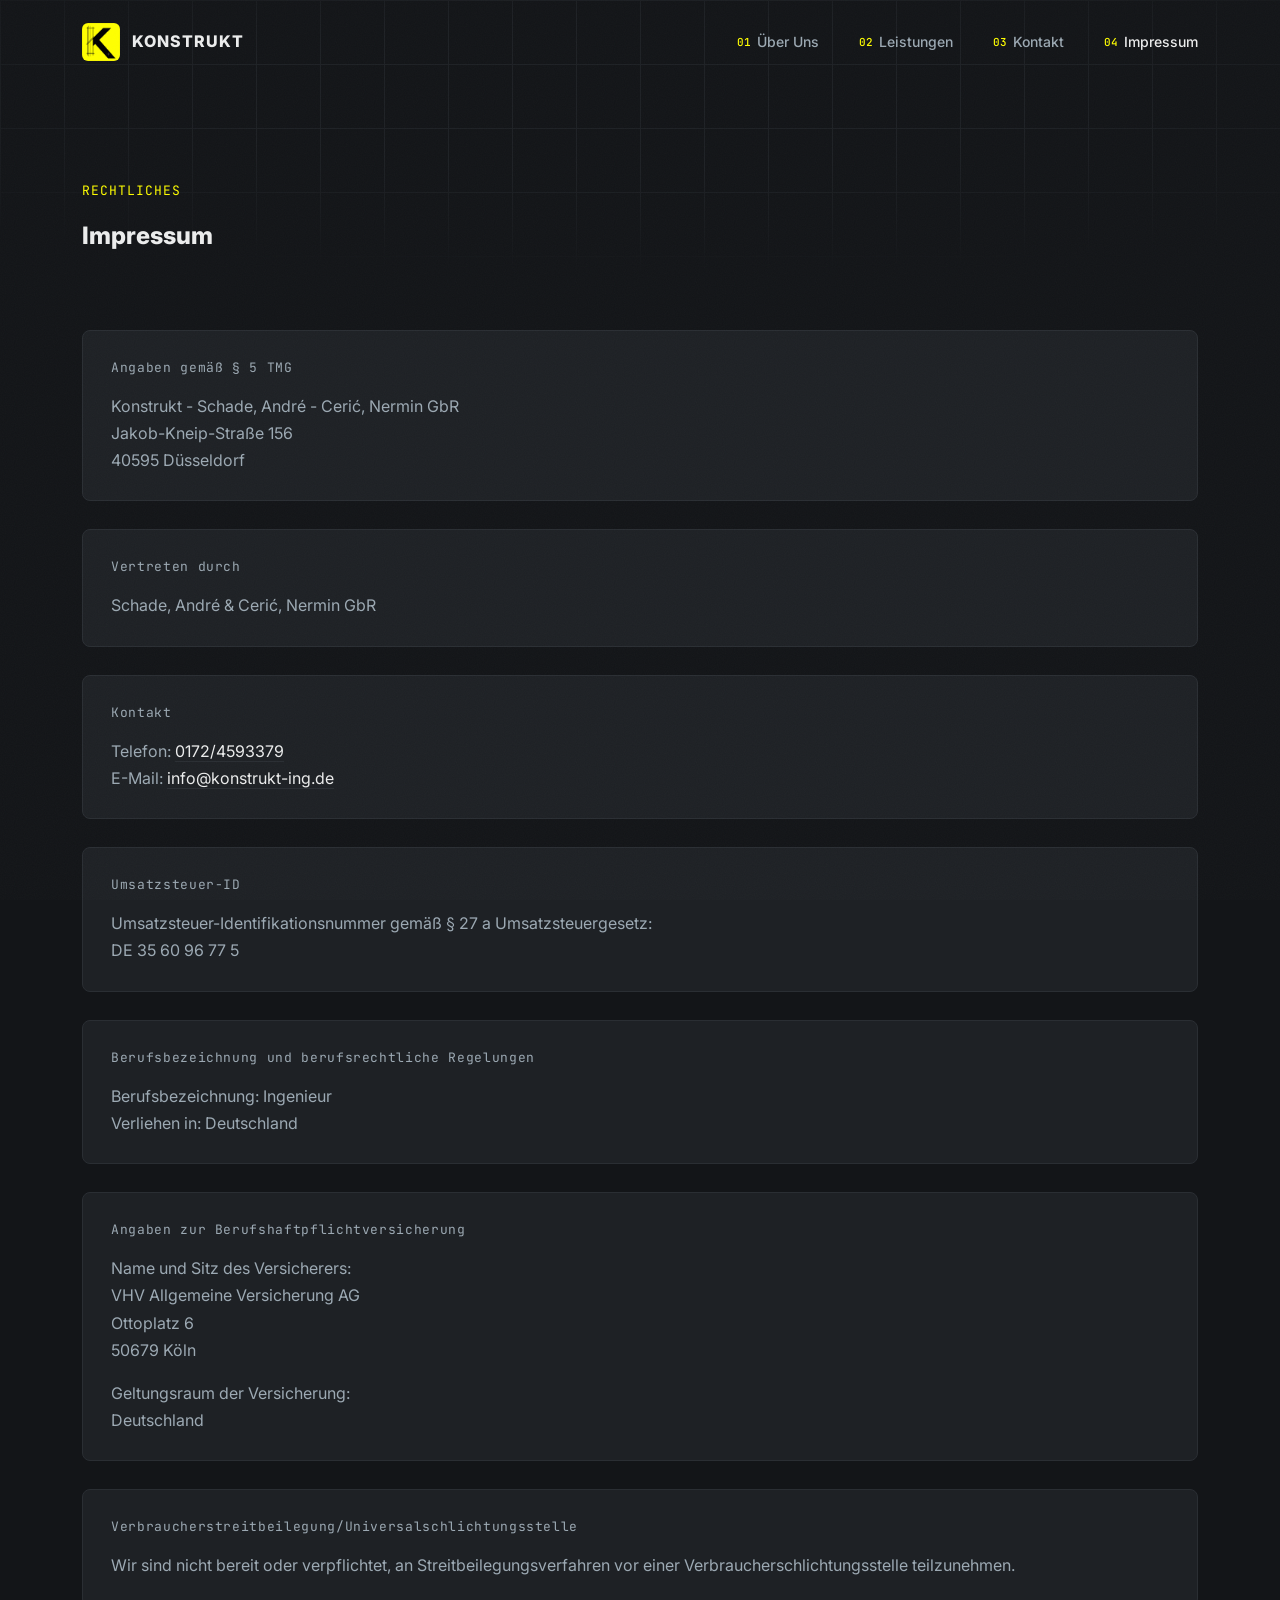
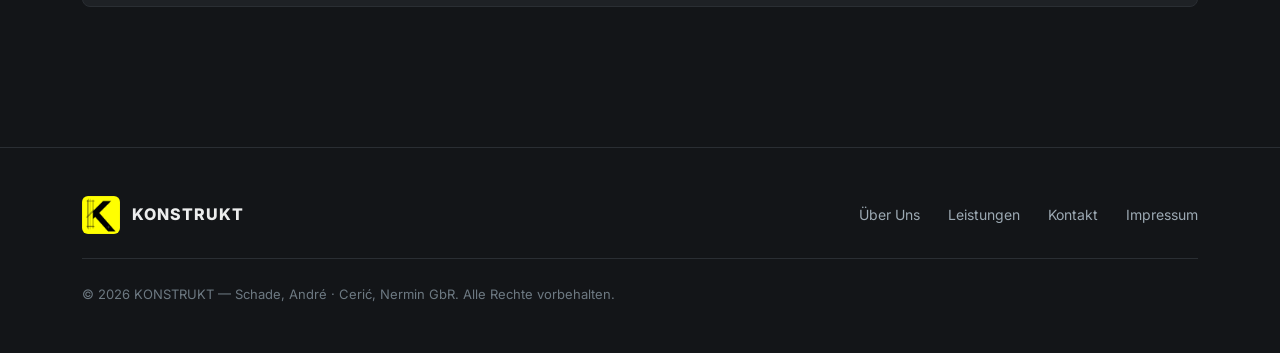
<file: konstrukt-webseite/impressum.html>
<!DOCTYPE html>
<html lang="de">
<head>
<meta charset="UTF-8">
<meta name="viewport" content="width=device-width, initial-scale=1.0">
<title>Impressum – KONSTRUKT</title>
<meta name="robots" content="noindex">
<link rel="icon" type="image/jpeg" href="images/logo.jpg">
<link rel="preconnect" href="https://fonts.googleapis.com">
<link rel="preconnect" href="https://fonts.gstatic.com" crossorigin>
<link href="https://fonts.googleapis.com/css2?family=Inter:wght@400;500;600;700;800;900&family=JetBrains+Mono:wght@400;500&display=swap" rel="stylesheet">
<link rel="stylesheet" href="css/style.css">
</head>
<body>

<div class="grain"></div>

<header class="site-header" id="siteHeader">
  <div class="container header-inner">
    <a href="index.html" class="brand">
      <img src="images/logo.jpg" alt="KONSTRUKT Logo" class="brand-logo">
      <span class="brand-name">KONSTRUKT</span>
    </a>

    <nav class="main-nav" id="mainNav">
      <a href="index.html#about" class="nav-link"><span class="nav-index">01</span>Über Uns</a>
      <a href="index.html#leistungen" class="nav-link"><span class="nav-index">02</span>Leistungen</a>
      <a href="index.html#kontakt" class="nav-link"><span class="nav-index">03</span>Kontakt</a>
      <a href="impressum.html" class="nav-link is-active"><span class="nav-index">04</span>Impressum</a>
    </nav>

    <button class="nav-toggle" id="navToggle" aria-label="Menü öffnen" aria-expanded="false">
      <span></span><span></span><span></span>
    </button>
  </div>
</header>

<main>
  <section class="legal-hero">
    <div class="hero-grid" aria-hidden="true"></div>
    <div class="container">
      <p class="eyebrow reveal">Rechtliches</p>
      <h1 class="reveal">Impressum</h1>
    </div>
  </section>

  <section class="legal">
    <div class="container legal-content">

      <div class="legal-block reveal">
        <p class="section-label">Angaben gemäß § 5 TMG</p>
        <p>Konstrukt - Schade, André - Cerić, Nermin GbR<br>
        Jakob-Kneip-Straße 156<br>
        40595 Düsseldorf</p>
      </div>

      <div class="legal-block reveal">
        <p class="section-label">Vertreten durch</p>
        <p>Schade, André &amp; Cerić, Nermin GbR</p>
      </div>

      <div class="legal-block reveal">
        <p class="section-label">Kontakt</p>
        <p>Telefon: <a class="inline-link" href="tel:+491724593379">0172/4593379</a><br>
        E-Mail: <a class="inline-link" href="mailto:info@konstrukt-ing.de">info@konstrukt-ing.de</a></p>
      </div>

      <div class="legal-block reveal">
        <p class="section-label">Umsatzsteuer-ID</p>
        <p>Umsatzsteuer-Identifikationsnummer gemäß § 27 a Umsatzsteuergesetz:<br>DE 35 60 96 77 5</p>
      </div>

      <div class="legal-block reveal">
        <p class="section-label">Berufsbezeichnung und berufsrechtliche Regelungen</p>
        <p>Berufsbezeichnung: Ingenieur<br>
        Verliehen in: Deutschland</p>
      </div>

      <div class="legal-block reveal">
        <p class="section-label">Angaben zur Berufshaftpflichtversicherung</p>
        <p>Name und Sitz des Versicherers:<br>
        VHV Allgemeine Versicherung AG<br>
        Ottoplatz 6<br>
        50679 Köln</p>
        <p>Geltungsraum der Versicherung:<br>
        Deutschland</p>
      </div>

      <div class="legal-block reveal">
        <p class="section-label">Verbraucherstreitbeilegung/Universalschlichtungsstelle</p>
        <p>Wir sind nicht bereit oder verpflichtet, an Streitbeilegungsverfahren vor einer Verbraucherschlichtungsstelle teilzunehmen.</p>
      </div>

    </div>
  </section>
</main>

<footer class="site-footer">
  <div class="container footer-inner">
    <a href="index.html" class="brand">
      <img src="images/logo.jpg" alt="KONSTRUKT Logo" class="brand-logo">
      <span class="brand-name">KONSTRUKT</span>
    </a>
    <nav class="footer-nav">
      <a href="index.html#about">Über Uns</a>
      <a href="index.html#leistungen">Leistungen</a>
      <a href="index.html#kontakt">Kontakt</a>
      <a href="impressum.html">Impressum</a>
    </nav>
    <p class="footer-legal">© 2026 KONSTRUKT — Schade, André · Cerić, Nermin GbR. Alle Rechte vorbehalten.</p>
  </div>
</footer>

<script src="js/main.js"></script>
</body>
</html>
</file>
<file: style.css>
/* ==========================================================================
   KONSTRUKT — Ingenieurbüro
   ========================================================================== */

:root {
  --bg: #131518;
  --bg-soft: #1a1d21;
  --bg-card: #1e2125;
  --line: #2a2e33;
  --text: #9CA9B3;
  --text-dim: #6d7982;
  --heading: #ECEDED;
  --accent: #FEFD00;
  --accent-dim: #c9c800;
  --black: #000000;
  --font-body: "Inter", sans-serif;
  --font-mono: "JetBrains Mono", monospace;
  --container: 1180px;
}

* { box-sizing: border-box; }

html {
  scroll-behavior: smooth;
}

body {
  margin: 0;
  background: var(--bg);
  color: var(--text);
  font-family: var(--font-body);
  font-size: 16px;
  line-height: 1.7;
  -webkit-font-smoothing: antialiased;
  overflow-x: hidden;
}

img { max-width: 100%; display: block; }

a { color: inherit; text-decoration: none; }

.container {
  max-width: var(--container);
  margin: 0 auto;
  padding: 0 32px;
}

h1, h2, h3 {
  color: var(--heading);
  font-weight: 800;
  line-height: 1.15;
  margin: 0;
}

h2 { font-size: clamp(28px, 4vw, 42px); }
h3 { font-size: 22px; margin-bottom: 14px; }

p { margin: 0 0 16px; }
p:last-child { margin-bottom: 0; }

.accent { color: var(--accent); }

/* subtle film-grain overlay for texture */
.grain {
  position: fixed;
  inset: 0;
  pointer-events: none;
  z-index: 999;
  opacity: 0.03;
  background-image: url("data:image/svg+xml,%3Csvg xmlns='http://www.w3.org/2000/svg' width='120' height='120'%3E%3Cfilter id='n'%3E%3CfeTurbulence type='fractalNoise' baseFrequency='0.9' numOctaves='2' stitchTiles='stitch'/%3E%3C/filter%3E%3Crect width='100%25' height='100%25' filter='url(%23n)'/%3E%3C/svg%3E");
}

/* ---------------- Header ---------------- */

.site-header {
  position: fixed;
  top: 0;
  left: 0;
  right: 0;
  z-index: 100;
  border-bottom: 1px solid transparent;
  transition: background-color .3s ease, border-color .3s ease, backdrop-filter .3s ease;
}

.site-header.is-scrolled {
  background: rgba(19, 21, 24, 0.85);
  backdrop-filter: blur(10px);
  border-bottom: 1px solid var(--line);
}

.header-inner {
  display: flex;
  align-items: center;
  justify-content: space-between;
  height: 84px;
}

.brand {
  display: flex;
  align-items: center;
  gap: 12px;
}

.brand-logo {
  width: 38px;
  height: 38px;
  border-radius: 6px;
  object-fit: cover;
}

.brand-name {
  font-weight: 800;
  font-size: 16px;
  letter-spacing: 0.06em;
  color: var(--heading);
}

.main-nav {
  display: flex;
  align-items: center;
  gap: 40px;
}

.nav-link {
  display: flex;
  align-items: center;
  gap: 6px;
  font-size: 14px;
  font-weight: 500;
  color: var(--text);
  transition: color .2s ease;
  white-space: nowrap;
}

.nav-index {
  font-family: var(--font-mono);
  font-size: 11px;
  color: var(--accent);
}

.nav-link:hover,
.nav-link.is-active {
  color: var(--heading);
}

.nav-toggle {
  display: none;
  flex-direction: column;
  justify-content: center;
  gap: 5px;
  width: 40px;
  height: 40px;
  background: none;
  border: none;
  cursor: pointer;
  padding: 0;
}

.nav-toggle span {
  display: block;
  height: 2px;
  width: 100%;
  background: var(--heading);
  transition: transform .25s ease, opacity .25s ease;
}

/* ---------------- Hero ---------------- */

.hero {
  position: relative;
  min-height: 100vh;
  display: flex;
  align-items: center;
  padding-top: 84px;
  overflow: hidden;
}

.hero-grid {
  position: absolute;
  inset: 0;
  background-image:
    linear-gradient(to right, var(--line) 1px, transparent 1px),
    linear-gradient(to bottom, var(--line) 1px, transparent 1px);
  background-size: 64px 64px;
  mask-image: radial-gradient(ellipse 80% 60% at 50% 30%, black 40%, transparent 100%);
  opacity: 0.5;
}

.hero-inner { position: relative; z-index: 1; }

.eyebrow {
  font-family: var(--font-mono);
  font-size: 13px;
  letter-spacing: 0.08em;
  text-transform: uppercase;
  color: var(--accent);
  margin: 0 0 20px;
}

.hero h1 {
  font-size: clamp(40px, 7vw, 84px);
  letter-spacing: -0.02em;
  max-width: 900px;
}

.hero-sub {
  font-size: clamp(18px, 2.4vw, 24px);
  color: var(--heading);
  font-weight: 600;
  margin-top: 20px;
  margin-bottom: 40px;
}

.hero-actions {
  display: flex;
  gap: 16px;
  flex-wrap: wrap;
}

.btn {
  display: inline-flex;
  align-items: center;
  gap: 8px;
  padding: 15px 28px;
  border-radius: 4px;
  font-weight: 600;
  font-size: 14px;
  letter-spacing: 0.01em;
  transition: transform .2s ease, background-color .2s ease, border-color .2s ease, color .2s ease;
  border: 1px solid transparent;
}

.btn-primary {
  background: var(--accent);
  color: var(--black);
}

.btn-primary:hover {
  transform: translateY(-2px);
  background: #fff70a;
}

.btn-ghost {
  border-color: var(--line);
  color: var(--heading);
}

.btn-ghost:hover {
  border-color: var(--accent);
  color: var(--accent);
  transform: translateY(-2px);
}

.scroll-cue {
  position: absolute;
  bottom: 40px;
  left: 50%;
  transform: translateX(-50%);
  width: 26px;
  height: 42px;
  border: 1px solid var(--line);
  border-radius: 20px;
  z-index: 1;
}

.scroll-cue span {
  position: absolute;
  top: 8px;
  left: 50%;
  transform: translateX(-50%);
  width: 4px;
  height: 8px;
  border-radius: 2px;
  background: var(--accent);
  animation: scrollcue 1.8s ease-in-out infinite;
}

@keyframes scrollcue {
  0% { opacity: 1; top: 8px; }
  70% { opacity: 0; top: 22px; }
  100% { opacity: 0; top: 22px; }
}

/* ---------------- Sections generic ---------------- */

section { padding: 120px 0; }

.section-head { max-width: 720px; margin-bottom: 64px; }

.section-label {
  font-family: var(--font-mono);
  font-size: 13px;
  color: var(--accent);
  letter-spacing: 0.05em;
  margin: 0 0 14px;
}

/* ---------------- About ---------------- */

.about { background: var(--bg-soft); border-top: 1px solid var(--line); border-bottom: 1px solid var(--line); }

.about-grid {
  display: grid;
  grid-template-columns: 1.6fr 1fr;
  gap: 64px;
  align-items: start;
}

.about-text p { color: var(--text); }

.about-stats {
  display: flex;
  flex-direction: column;
  gap: 16px;
}

.stat-card {
  background: var(--bg-card);
  border: 1px solid var(--line);
  border-radius: 8px;
  padding: 24px;
  display: flex;
  flex-direction: column;
  gap: 6px;
}

.stat-num {
  font-family: var(--font-mono);
  font-size: 30px;
  font-weight: 700;
  color: var(--accent);
}

.stat-label {
  font-size: 13px;
  color: var(--text-dim);
  text-transform: uppercase;
  letter-spacing: 0.05em;
}

/* ---------------- Services ---------------- */

.service {
  display: grid;
  grid-template-columns: 1fr 1fr;
  gap: 64px;
  align-items: center;
  padding: 56px 0;
  border-top: 1px solid var(--line);
}

.service:last-child { padding-bottom: 0; }

.service-alt { direction: rtl; }
.service-alt > * { direction: ltr; }

.service-media {
  position: relative;
  border-radius: 10px;
  overflow: hidden;
  border: 1px solid var(--line);
  aspect-ratio: 4 / 3;
}

.service-media img {
  width: 100%;
  height: 100%;
  object-fit: cover;
  filter: grayscale(0.15) contrast(1.05);
  transition: transform .5s ease;
}

.service:hover .service-media img {
  transform: scale(1.04);
}

.service-index {
  position: absolute;
  top: 16px;
  left: 16px;
  font-family: var(--font-mono);
  font-size: 13px;
  background: var(--accent);
  color: var(--black);
  padding: 4px 10px;
  border-radius: 4px;
  font-weight: 700;
}

.service-text p { color: var(--text); }

/* ---------------- Contact ---------------- */

.contact { background: var(--bg-soft); border-top: 1px solid var(--line); }

.contact-intro { margin-top: 16px; max-width: 560px; }

.contact-grid {
  display: grid;
  grid-template-columns: repeat(4, 1fr);
  gap: 20px;
}

.contact-card {
  background: var(--bg-card);
  border: 1px solid var(--line);
  border-radius: 8px;
  padding: 26px 24px;
  display: flex;
  flex-direction: column;
  gap: 10px;
  transition: border-color .2s ease, transform .2s ease;
}

.contact-card:hover {
  border-color: var(--accent);
  transform: translateY(-3px);
}

.contact-label {
  font-family: var(--font-mono);
  font-size: 12px;
  color: var(--text-dim);
  text-transform: uppercase;
  letter-spacing: 0.05em;
}

.contact-value {
  color: var(--heading);
  font-weight: 600;
  font-size: 16px;
}

.contact-link:hover { color: var(--accent); }

/* ---------------- Legal / Impressum ---------------- */

.legal-hero {
  position: relative;
  padding: 180px 0 60px;
  overflow: hidden;
}

.legal-content {
  display: grid;
  gap: 28px;
}

.legal-block {
  background: var(--bg-card);
  border: 1px solid var(--line);
  border-radius: 8px;
  padding: 26px 28px;
}

.legal-block p { color: var(--text); }

.inline-link { color: var(--heading); border-bottom: 1px solid var(--line); }
.inline-link:hover { color: var(--accent); border-color: var(--accent); }

.legal { padding-top: 20px; padding-bottom: 140px; }

/* ---------------- Footer ---------------- */

.site-footer {
  border-top: 1px solid var(--line);
  padding: 48px 0;
}

.footer-inner {
  display: flex;
  align-items: center;
  justify-content: space-between;
  flex-wrap: wrap;
  gap: 24px;
}

.footer-nav {
  display: flex;
  gap: 28px;
  font-size: 14px;
}

.footer-nav a:hover { color: var(--heading); }

.footer-legal {
  width: 100%;
  font-size: 13px;
  color: var(--text-dim);
  margin: 0;
  border-top: 1px solid var(--line);
  padding-top: 24px;
}

/* ---------------- Reveal on scroll ---------------- */

.reveal {
  opacity: 0;
  transform: translateY(24px);
  transition: opacity .7s ease, transform .7s ease;
}

.reveal.is-visible {
  opacity: 1;
  transform: translateY(0);
}

/* ---------------- Responsive ---------------- */

@media (max-width: 900px) {
  .about-grid { grid-template-columns: 1fr; }
  .service { grid-template-columns: 1fr; }
  .service-alt { direction: ltr; }
  .contact-grid { grid-template-columns: repeat(2, 1fr); }
}

@media (max-width: 720px) {
  section { padding: 80px 0; }

  .main-nav {
    position: fixed;
    top: 84px;
    left: 0;
    right: 0;
    bottom: 0;
    background: var(--bg);
    flex-direction: column;
    align-items: flex-start;
    justify-content: flex-start;
    padding: 40px 32px;
    gap: 28px;
    transform: translateX(100%);
    transition: transform .3s ease;
  }

  .main-nav.is-open { transform: translateX(0); }

  .nav-link { font-size: 20px; }

  .nav-toggle { display: flex; }

  .contact-grid { grid-template-columns: 1fr; }

  .footer-inner { flex-direction: column; align-items: flex-start; }
}
</file>
<file: konstrukt-webseite/css/style.css>
/* ==========================================================================
   KONSTRUKT — Ingenieurbüro
   ========================================================================== */

:root {
  --bg: #131518;
  --bg-soft: #1a1d21;
  --bg-card: #1e2125;
  --line: #2a2e33;
  --text: #9CA9B3;
  --text-dim: #6d7982;
  --heading: #ECEDED;
  --accent: #FEFD00;
  --accent-dim: #c9c800;
  --black: #000000;
  --font-body: "Inter", sans-serif;
  --font-mono: "JetBrains Mono", monospace;
  --container: 1180px;
}

* { box-sizing: border-box; }

html {
  scroll-behavior: smooth;
}

body {
  margin: 0;
  background: var(--bg);
  color: var(--text);
  font-family: var(--font-body);
  font-size: 16px;
  line-height: 1.7;
  -webkit-font-smoothing: antialiased;
  overflow-x: hidden;
}

img { max-width: 100%; display: block; }

a { color: inherit; text-decoration: none; }

.container {
  max-width: var(--container);
  margin: 0 auto;
  padding: 0 32px;
}

h1, h2, h3 {
  color: var(--heading);
  font-weight: 800;
  line-height: 1.15;
  margin: 0;
}

h2 { font-size: clamp(28px, 4vw, 42px); }
h3 { font-size: 22px; margin-bottom: 14px; }

p { margin: 0 0 16px; }
p:last-child { margin-bottom: 0; }

.accent { color: var(--accent); }

/* subtle film-grain overlay for texture */
.grain {
  position: fixed;
  inset: 0;
  pointer-events: none;
  z-index: 999;
  opacity: 0.03;
  background-image: url("data:image/svg+xml,%3Csvg xmlns='http://www.w3.org/2000/svg' width='120' height='120'%3E%3Cfilter id='n'%3E%3CfeTurbulence type='fractalNoise' baseFrequency='0.9' numOctaves='2' stitchTiles='stitch'/%3E%3C/filter%3E%3Crect width='100%25' height='100%25' filter='url(%23n)'/%3E%3C/svg%3E");
}

/* ---------------- Header ---------------- */

.site-header {
  position: fixed;
  top: 0;
  left: 0;
  right: 0;
  z-index: 100;
  border-bottom: 1px solid transparent;
  transition: background-color .3s ease, border-color .3s ease, backdrop-filter .3s ease;
}

.site-header.is-scrolled {
  background: rgba(19, 21, 24, 0.85);
  backdrop-filter: blur(10px);
  border-bottom: 1px solid var(--line);
}

.header-inner {
  display: flex;
  align-items: center;
  justify-content: space-between;
  height: 84px;
}

.brand {
  display: flex;
  align-items: center;
  gap: 12px;
}

.brand-logo {
  width: 38px;
  height: 38px;
  border-radius: 6px;
  object-fit: cover;
}

.brand-name {
  font-weight: 800;
  font-size: 16px;
  letter-spacing: 0.06em;
  color: var(--heading);
}

.main-nav {
  display: flex;
  align-items: center;
  gap: 40px;
}

.nav-link {
  display: flex;
  align-items: center;
  gap: 6px;
  font-size: 14px;
  font-weight: 500;
  color: var(--text);
  transition: color .2s ease;
  white-space: nowrap;
}

.nav-index {
  font-family: var(--font-mono);
  font-size: 11px;
  color: var(--accent);
}

.nav-link:hover,
.nav-link.is-active {
  color: var(--heading);
}

.nav-toggle {
  display: none;
  flex-direction: column;
  justify-content: center;
  gap: 5px;
  width: 40px;
  height: 40px;
  background: none;
  border: none;
  cursor: pointer;
  padding: 0;
}

.nav-toggle span {
  display: block;
  height: 2px;
  width: 100%;
  background: var(--heading);
  transition: transform .25s ease, opacity .25s ease;
}

/* ---------------- Hero ---------------- */

.hero {
  position: relative;
  min-height: 100vh;
  display: flex;
  align-items: center;
  padding-top: 84px;
  overflow: hidden;
}

.hero-grid {
  position: absolute;
  inset: 0;
  background-image:
    linear-gradient(to right, var(--line) 1px, transparent 1px),
    linear-gradient(to bottom, var(--line) 1px, transparent 1px);
  background-size: 64px 64px;
  mask-image: radial-gradient(ellipse 80% 60% at 50% 30%, black 40%, transparent 100%);
  opacity: 0.5;
}

.hero-inner { position: relative; z-index: 1; }

.eyebrow {
  font-family: var(--font-mono);
  font-size: 13px;
  letter-spacing: 0.08em;
  text-transform: uppercase;
  color: var(--accent);
  margin: 0 0 20px;
}

.hero h1 {
  font-size: clamp(40px, 7vw, 84px);
  letter-spacing: -0.02em;
  max-width: 900px;
}

.hero-sub {
  font-size: clamp(18px, 2.4vw, 24px);
  color: var(--heading);
  font-weight: 600;
  margin-top: 20px;
  margin-bottom: 40px;
}

.hero-actions {
  display: flex;
  gap: 16px;
  flex-wrap: wrap;
}

.btn {
  display: inline-flex;
  align-items: center;
  gap: 8px;
  padding: 15px 28px;
  border-radius: 4px;
  font-weight: 600;
  font-size: 14px;
  letter-spacing: 0.01em;
  transition: transform .2s ease, background-color .2s ease, border-color .2s ease, color .2s ease;
  border: 1px solid transparent;
}

.btn-primary {
  background: var(--accent);
  color: var(--black);
}

.btn-primary:hover {
  transform: translateY(-2px);
  background: #fff70a;
}

.btn-ghost {
  border-color: var(--line);
  color: var(--heading);
}

.btn-ghost:hover {
  border-color: var(--accent);
  color: var(--accent);
  transform: translateY(-2px);
}

.scroll-cue {
  position: absolute;
  bottom: 40px;
  left: 50%;
  transform: translateX(-50%);
  width: 26px;
  height: 42px;
  border: 1px solid var(--line);
  border-radius: 20px;
  z-index: 1;
}

.scroll-cue span {
  position: absolute;
  top: 8px;
  left: 50%;
  transform: translateX(-50%);
  width: 4px;
  height: 8px;
  border-radius: 2px;
  background: var(--accent);
  animation: scrollcue 1.8s ease-in-out infinite;
}

@keyframes scrollcue {
  0% { opacity: 1; top: 8px; }
  70% { opacity: 0; top: 22px; }
  100% { opacity: 0; top: 22px; }
}

/* ---------------- Sections generic ---------------- */

section { padding: 120px 0; }

.section-head { max-width: 720px; margin-bottom: 64px; }

.section-label {
  font-family: var(--font-mono);
  font-size: 13px;
  color: var(--accent);
  letter-spacing: 0.05em;
  margin: 0 0 14px;
}

/* ---------------- About ---------------- */

.about { background: var(--bg-soft); border-top: 1px solid var(--line); border-bottom: 1px solid var(--line); }

.about-grid {
  display: grid;
  grid-template-columns: 1.6fr 1fr;
  gap: 64px;
  align-items: start;
}

.about-text p { color: var(--text); }

.about-stats {
  display: flex;
  flex-direction: column;
  gap: 16px;
}

.stat-card {
  background: var(--bg-card);
  border: 1px solid var(--line);
  border-radius: 8px;
  padding: 24px;
  display: flex;
  flex-direction: column;
  gap: 6px;
}

.stat-num {
  font-family: var(--font-mono);
  font-size: 30px;
  font-weight: 700;
  color: var(--accent);
}

.stat-label {
  font-size: 13px;
  color: var(--text-dim);
  text-transform: uppercase;
  letter-spacing: 0.05em;
}

/* ---------------- Services ---------------- */

.service {
  display: grid;
  grid-template-columns: 1fr 1fr;
  gap: 64px;
  align-items: center;
  padding: 56px 0;
  border-top: 1px solid var(--line);
}

.service:last-child { padding-bottom: 0; }

.service-alt { direction: rtl; }
.service-alt > * { direction: ltr; }

.service-media {
  position: relative;
  border-radius: 10px;
  overflow: hidden;
  border: 1px solid var(--line);
  aspect-ratio: 4 / 3;
}

.service-media img {
  width: 100%;
  height: 100%;
  object-fit: cover;
  filter: grayscale(0.15) contrast(1.05);
  transition: transform .5s ease;
}

.service:hover .service-media img {
  transform: scale(1.04);
}

.service-index {
  position: absolute;
  top: 16px;
  left: 16px;
  font-family: var(--font-mono);
  font-size: 13px;
  background: var(--accent);
  color: var(--black);
  padding: 4px 10px;
  border-radius: 4px;
  font-weight: 700;
}

.service-text p { color: var(--text); }

/* ---------------- Contact ---------------- */

.contact { background: var(--bg-soft); border-top: 1px solid var(--line); }

.contact-intro { margin-top: 16px; max-width: 560px; }

.contact-grid {
  display: grid;
  grid-template-columns: repeat(4, 1fr);
  gap: 20px;
}

.contact-card {
  background: var(--bg-card);
  border: 1px solid var(--line);
  border-radius: 8px;
  padding: 26px 24px;
  display: flex;
  flex-direction: column;
  gap: 10px;
  transition: border-color .2s ease, transform .2s ease;
}

.contact-card:hover {
  border-color: var(--accent);
  transform: translateY(-3px);
}

.contact-label {
  font-family: var(--font-mono);
  font-size: 12px;
  color: var(--text-dim);
  text-transform: uppercase;
  letter-spacing: 0.05em;
}

.contact-value {
  color: var(--heading);
  font-weight: 600;
  font-size: 16px;
}

.contact-link:hover { color: var(--accent); }

/* ---------------- Legal / Impressum ---------------- */

.legal-hero {
  position: relative;
  padding: 180px 0 60px;
  overflow: hidden;
}

.legal-content {
  display: grid;
  gap: 28px;
}

.legal-block {
  background: var(--bg-card);
  border: 1px solid var(--line);
  border-radius: 8px;
  padding: 26px 28px;
}

.legal-block p { color: var(--text); }

.inline-link { color: var(--heading); border-bottom: 1px solid var(--line); }
.inline-link:hover { color: var(--accent); border-color: var(--accent); }

.legal { padding-top: 20px; padding-bottom: 140px; }

/* ---------------- Footer ---------------- */

.site-footer {
  border-top: 1px solid var(--line);
  padding: 48px 0;
}

.footer-inner {
  display: flex;
  align-items: center;
  justify-content: space-between;
  flex-wrap: wrap;
  gap: 24px;
}

.footer-nav {
  display: flex;
  gap: 28px;
  font-size: 14px;
}

.footer-nav a:hover { color: var(--heading); }

.footer-legal {
  width: 100%;
  font-size: 13px;
  color: var(--text-dim);
  margin: 0;
  border-top: 1px solid var(--line);
  padding-top: 24px;
}

/* ---------------- Reveal on scroll ---------------- */

.reveal {
  opacity: 0;
  transform: translateY(24px);
  transition: opacity .7s ease, transform .7s ease;
}

.reveal.is-visible {
  opacity: 1;
  transform: translateY(0);
}

/* ---------------- Responsive ---------------- */

@media (max-width: 900px) {
  .about-grid { grid-template-columns: 1fr; }
  .service { grid-template-columns: 1fr; }
  .service-alt { direction: ltr; }
  .contact-grid { grid-template-columns: repeat(2, 1fr); }
}

@media (max-width: 720px) {
  section { padding: 80px 0; }

  .main-nav {
    position: fixed;
    top: 84px;
    left: 0;
    right: 0;
    bottom: 0;
    background: var(--bg);
    flex-direction: column;
    align-items: flex-start;
    justify-content: flex-start;
    padding: 40px 32px;
    gap: 28px;
    transform: translateX(100%);
    transition: transform .3s ease;
  }

  .main-nav.is-open { transform: translateX(0); }

  .nav-link { font-size: 20px; }

  .nav-toggle { display: flex; }

  .contact-grid { grid-template-columns: 1fr; }

  .footer-inner { flex-direction: column; align-items: flex-start; }
}
</file>
